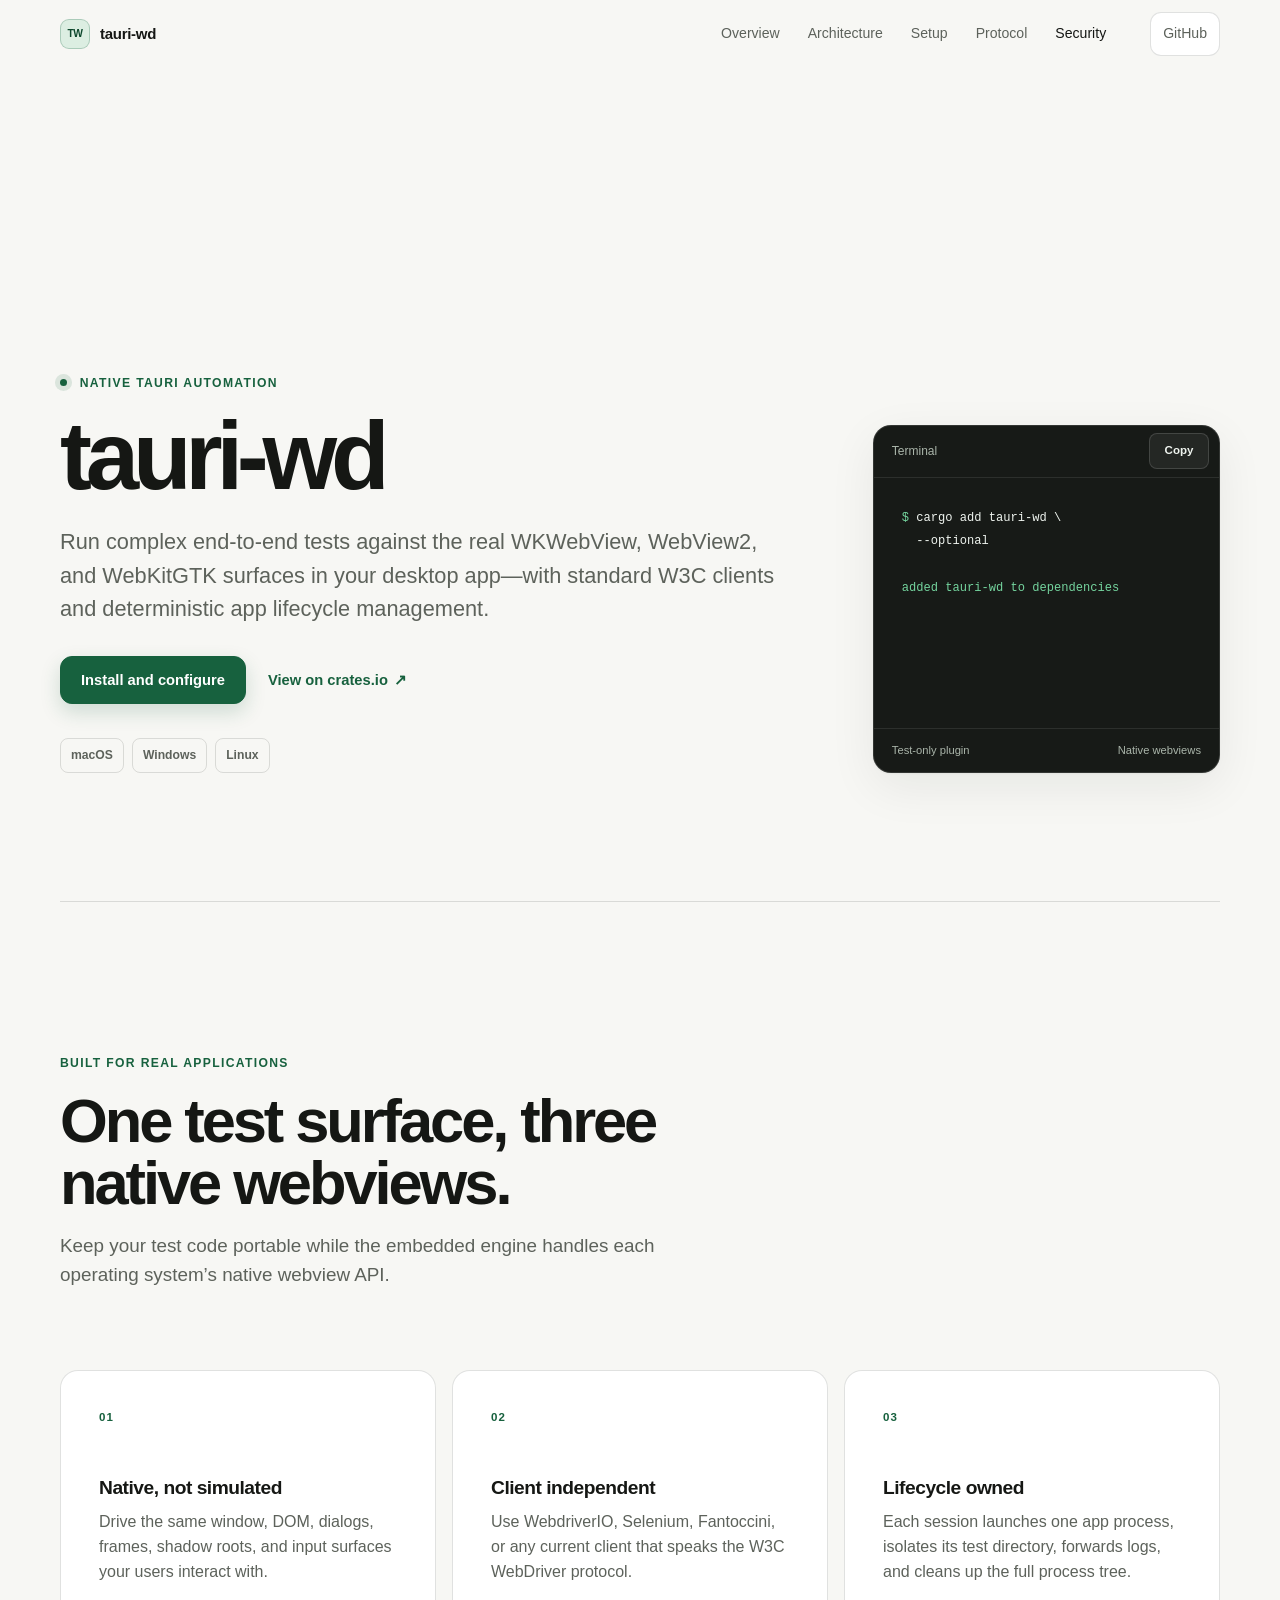
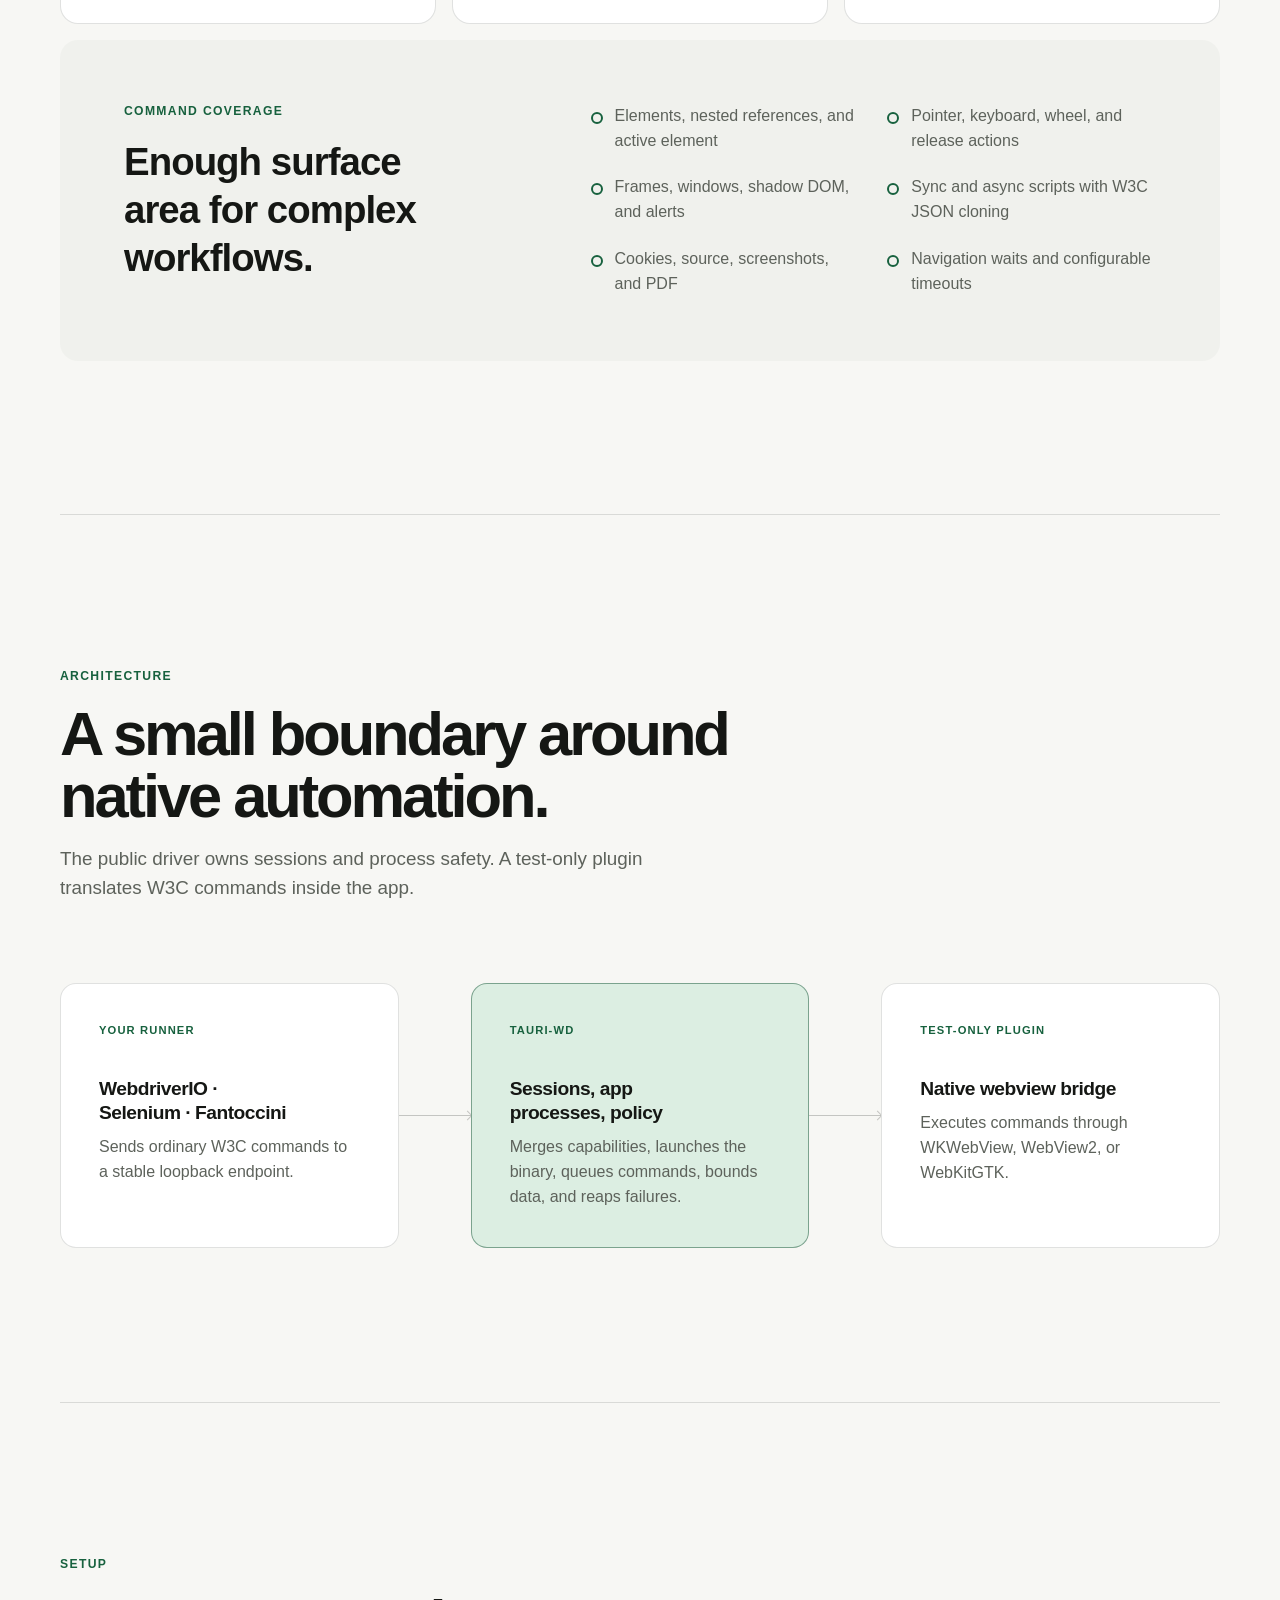
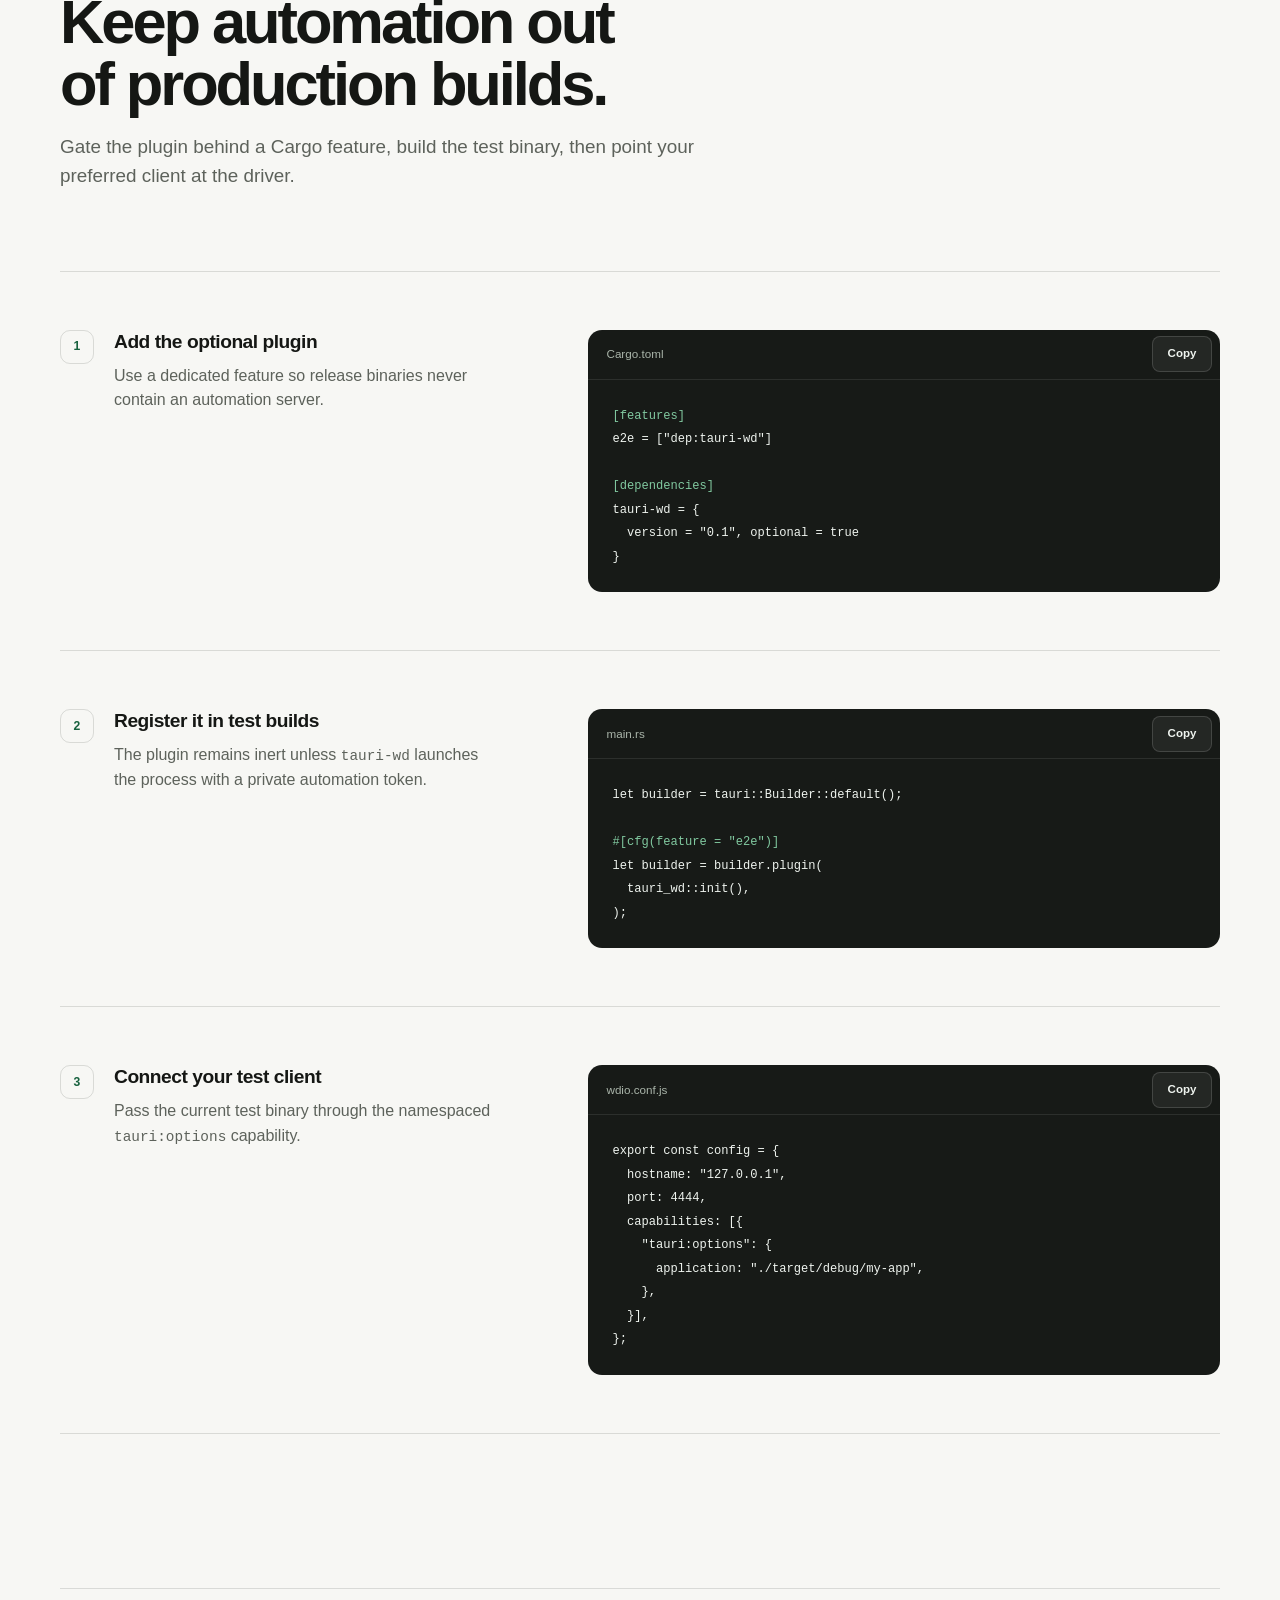
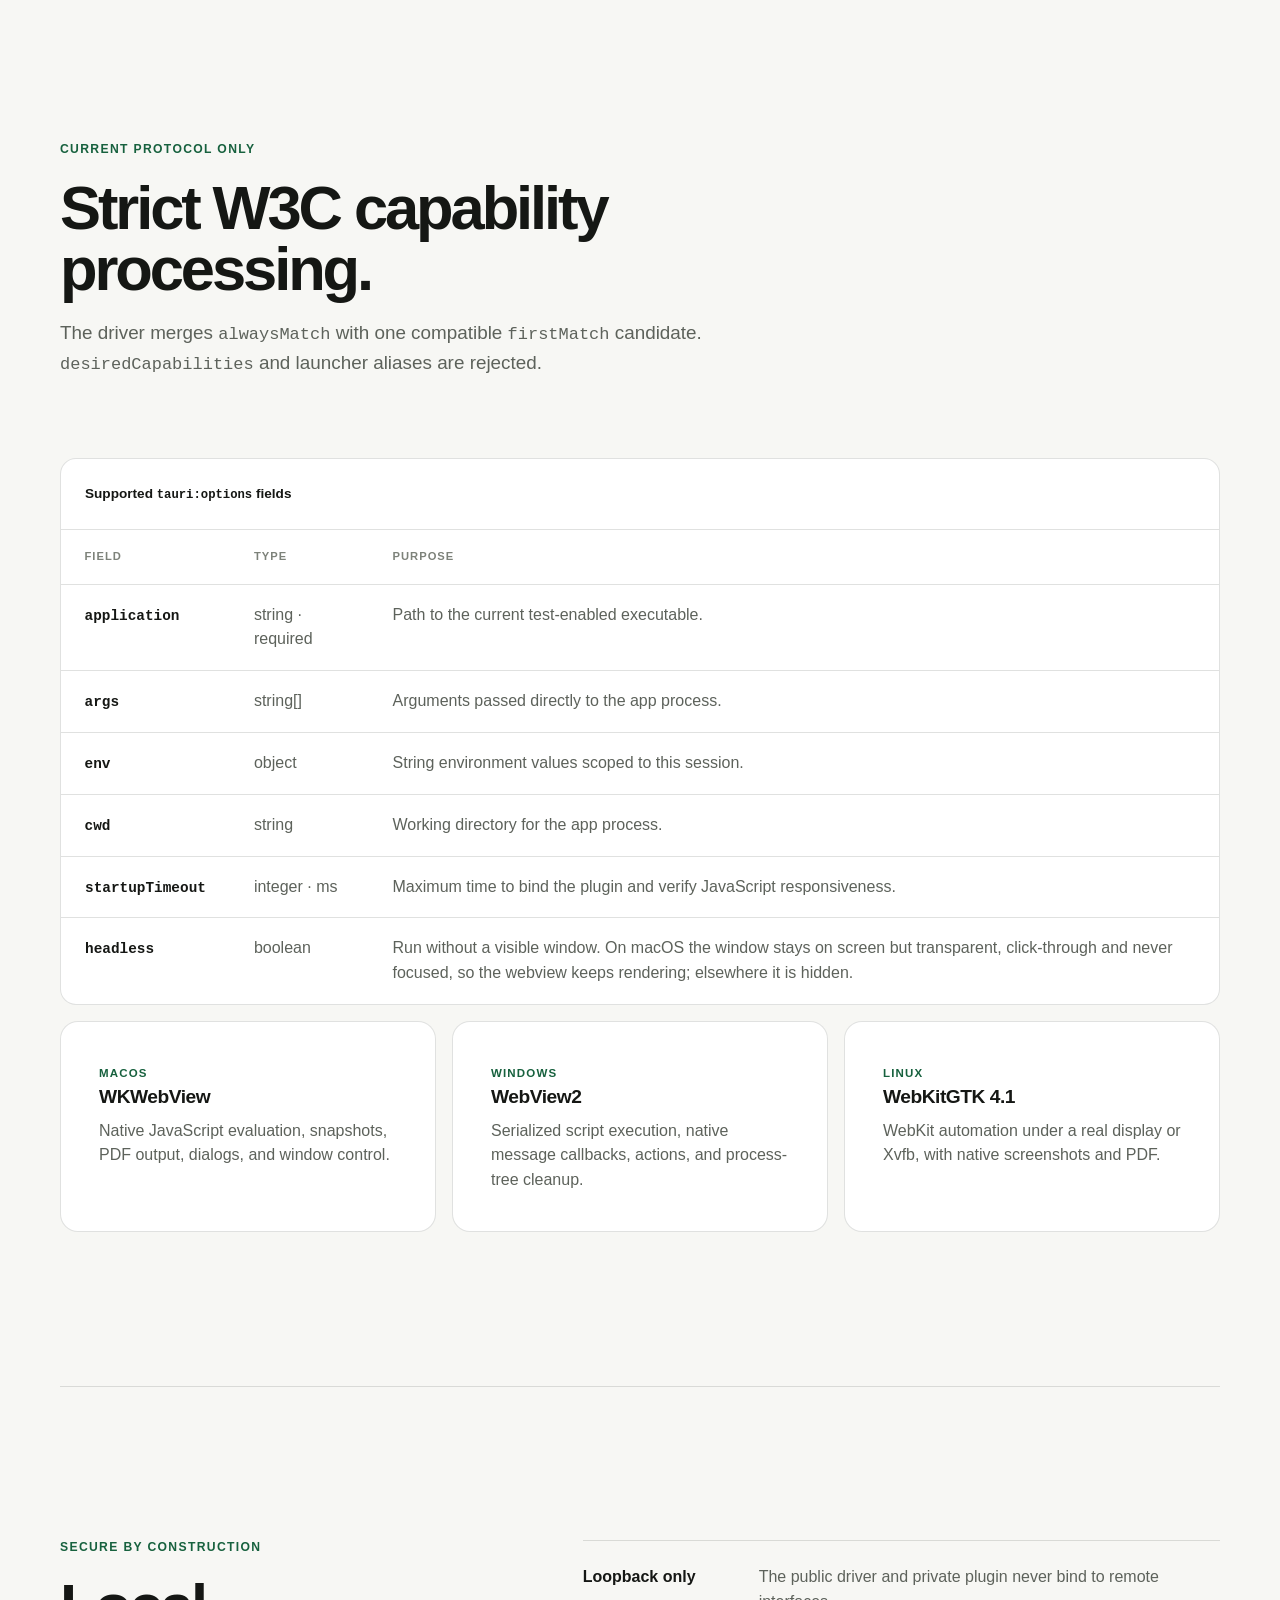
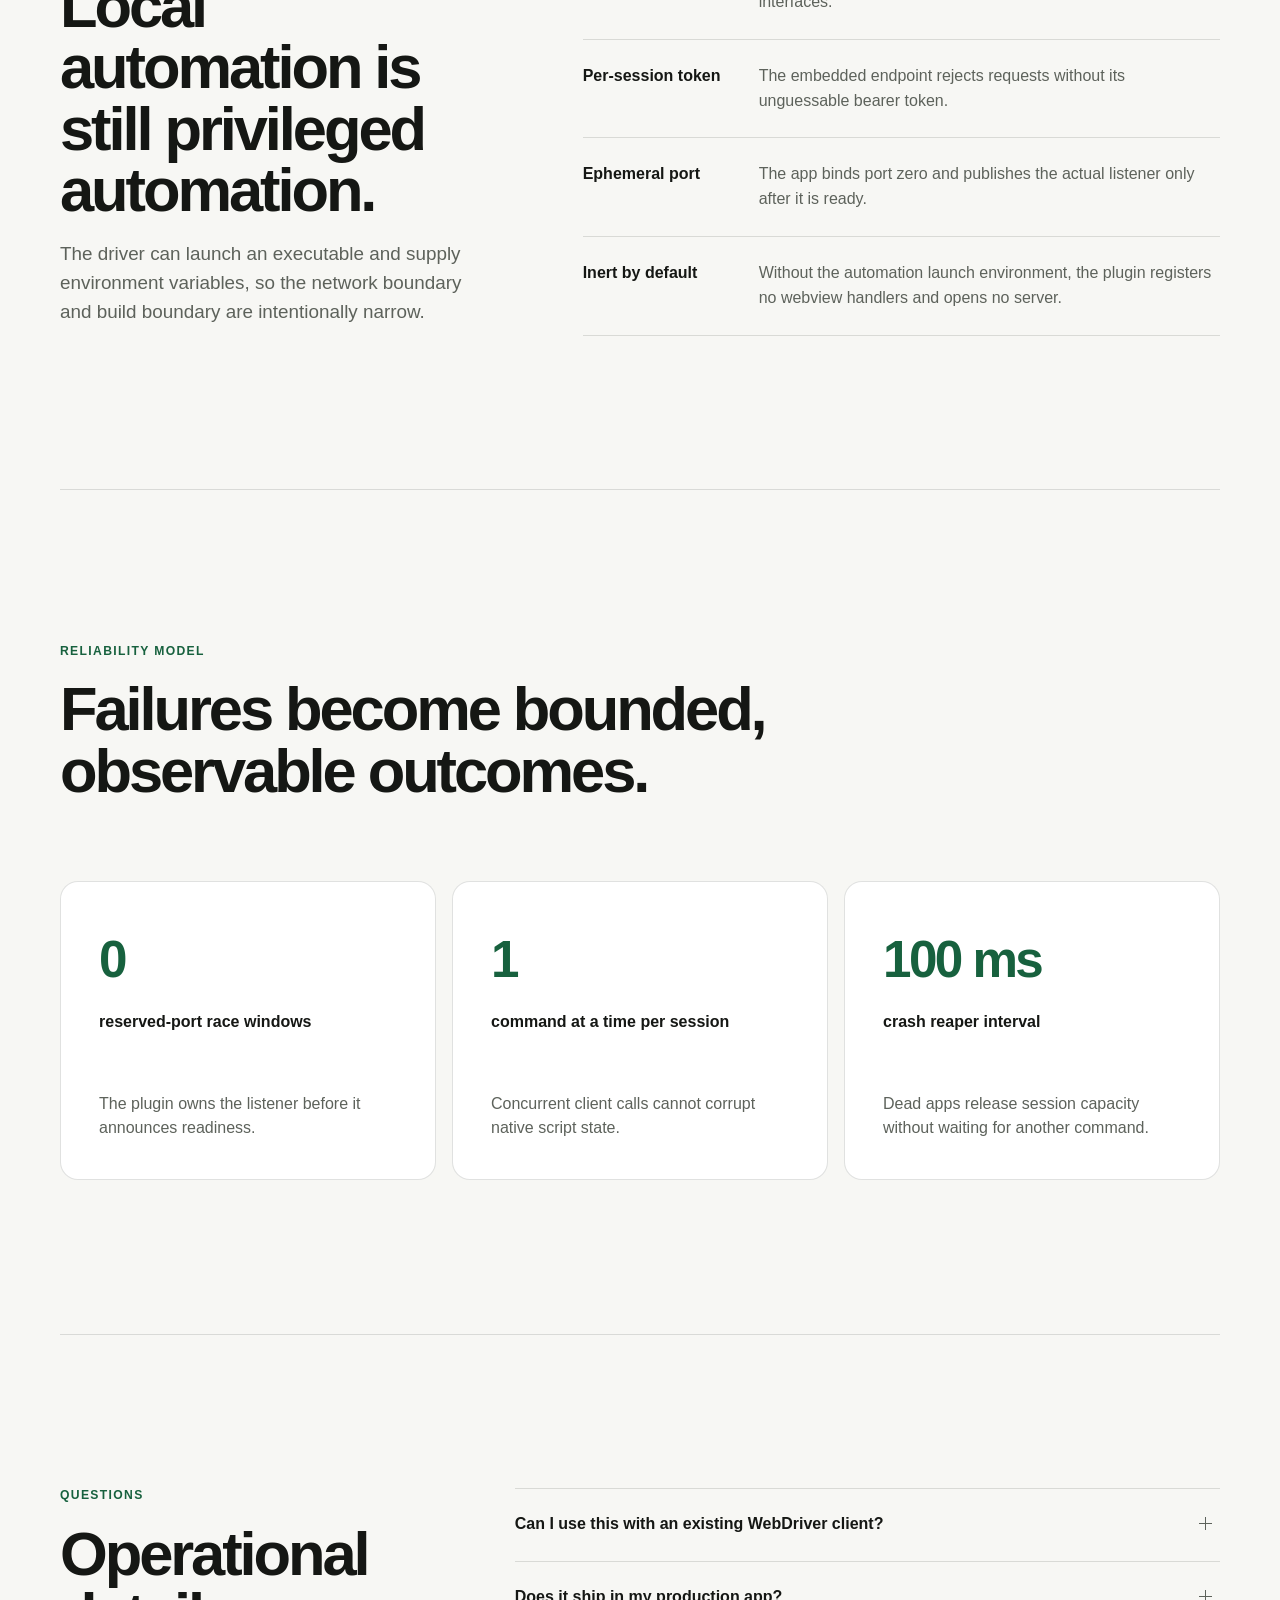
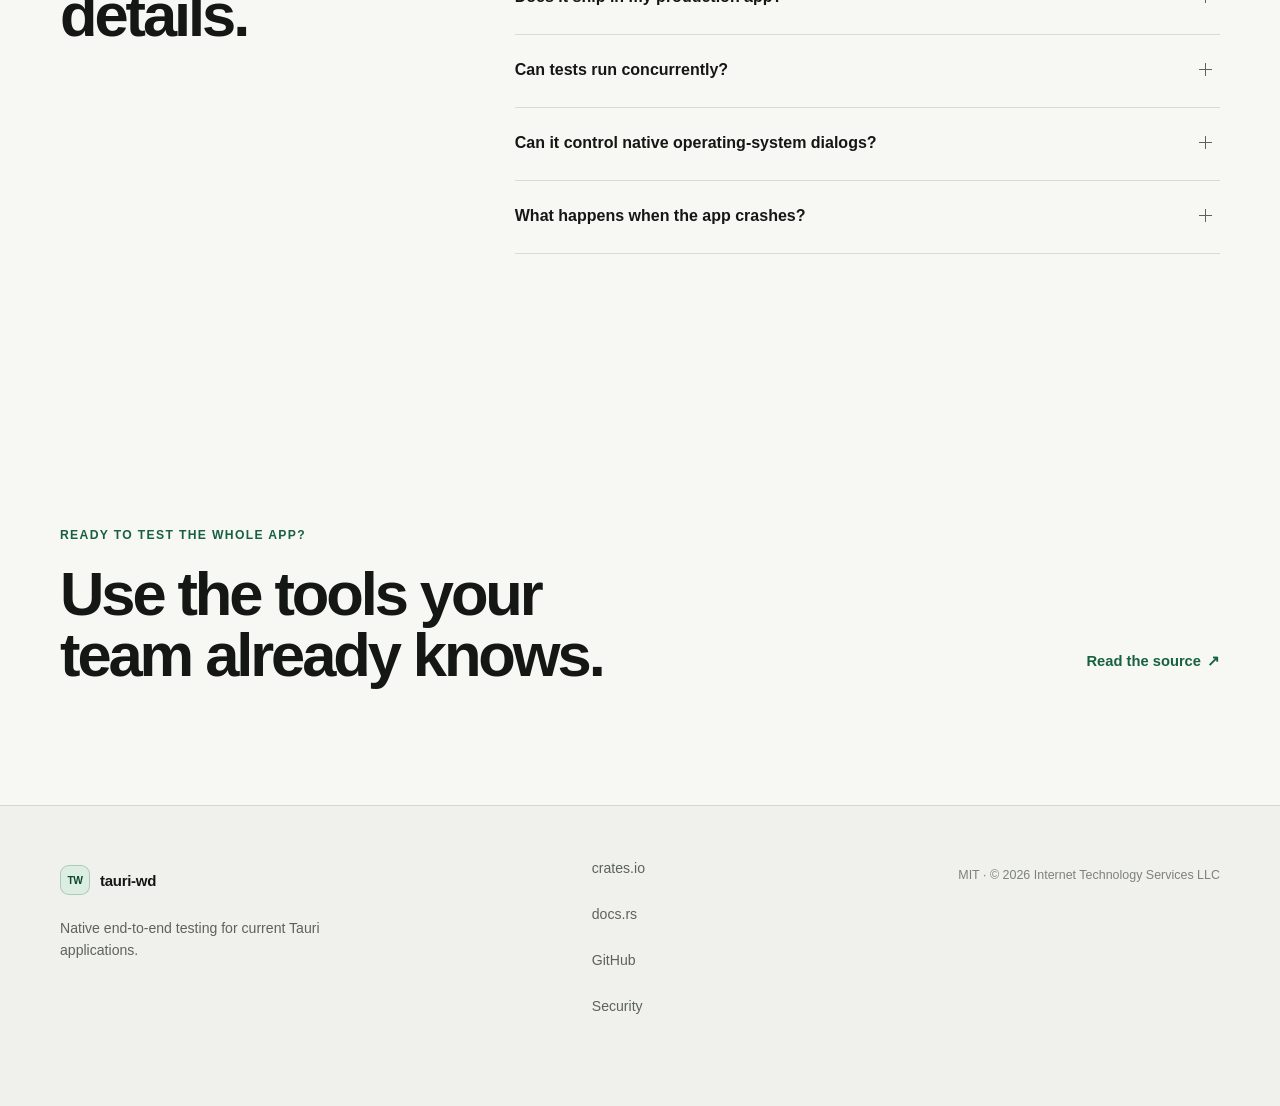
<file: site/index.html>
<!doctype html>
<html lang="en">
  <head>
    <meta charset="utf-8" />
    <meta name="viewport" content="width=device-width, initial-scale=1" />
    <meta
      name="theme-color"
      content="#f7f7f4"
      media="(prefers-color-scheme: light)"
    />
    <meta
      name="theme-color"
      content="#111311"
      media="(prefers-color-scheme: dark)"
    />
    <title>tauri-wd — Native end-to-end testing</title>
    <meta
      name="description"
      content="A production-focused W3C WebDriver for reliable Tauri end-to-end testing on macOS, Windows, and Linux."
    />
    <meta name="author" content="Internet Technology Services LLC" />
    <meta name="robots" content="index, follow" />
    <link rel="canonical" href="https://zhom.github.io/tauri-wd/" />
    <link rel="icon" href="./favicon.svg" type="image/svg+xml" />
    <link rel="stylesheet" href="./styles.css" />
    <link rel="sitemap" type="application/xml" href="./sitemap.xml" />

    <meta property="og:type" content="website" />
    <meta property="og:site_name" content="tauri-wd" />
    <meta property="og:title" content="tauri-wd" />
    <meta
      property="og:description"
      content="Reliable native end-to-end testing for Tauri apps on macOS, Windows, and Linux."
    />
    <meta property="og:url" content="https://zhom.github.io/tauri-wd/" />
    <meta
      property="og:image"
      content="https://zhom.github.io/tauri-wd/social-card.png"
    />
    <meta property="og:image:width" content="1200" />
    <meta property="og:image:height" content="630" />
    <meta
      property="og:image:alt"
      content="tauri-wd — reliable end-to-end testing on macOS, Windows, and Linux"
    />
    <meta name="twitter:card" content="summary_large_image" />
    <meta name="twitter:title" content="tauri-wd" />
    <meta
      name="twitter:description"
      content="Reliable native end-to-end testing for Tauri apps."
    />
    <meta
      name="twitter:image"
      content="https://zhom.github.io/tauri-wd/social-card.png"
    />

    <script type="application/ld+json">
      {
        "@context": "https://schema.org",
        "@type": "SoftwareApplication",
        "name": "tauri-wd",
        "applicationCategory": "DeveloperApplication",
        "operatingSystem": "macOS, Windows, Linux",
        "description": "A W3C WebDriver server and native Tauri plugin for end-to-end testing on macOS, Windows, and Linux.",
        "license": "https://opensource.org/license/mit",
        "isAccessibleForFree": true,
        "codeRepository": "https://github.com/zhom/tauri-wd",
        "url": "https://zhom.github.io/tauri-wd/"
      }
    </script>
    <script src="./site.js" defer></script>
  </head>
  <body>
    <a class="skip-link" href="#content">Skip to content</a>

    <header class="site-header">
      <div class="header-inner">
        <a class="wordmark" href="#top" aria-label="tauri-wd home">
          <span class="wordmark-mark" aria-hidden="true">TW</span>
          <span>tauri-wd</span>
        </a>

        <nav class="desktop-nav" aria-label="Main navigation">
          <a href="#overview">Overview</a>
          <a href="#architecture">Architecture</a>
          <a href="#setup">Setup</a>
          <a href="#protocol">Protocol</a>
          <a href="#security">Security</a>
        </nav>

        <a class="header-link" href="https://github.com/zhom/tauri-wd"
          >GitHub</a
        >

        <details class="mobile-nav">
          <summary>Menu</summary>
          <nav aria-label="Mobile navigation">
            <a href="#overview">Overview</a>
            <a href="#architecture">Architecture</a>
            <a href="#setup">Setup</a>
            <a href="#protocol">Protocol</a>
            <a href="#security">Security</a>
            <a href="https://github.com/zhom/tauri-wd">GitHub</a>
          </nav>
        </details>
      </div>
    </header>

    <main id="content">
      <section class="intro section-shell" id="top">
        <div class="intro-copy">
          <p class="eyebrow">
            <span class="status-dot" aria-hidden="true"></span> Native Tauri
            automation
          </p>
          <h1>tauri-wd</h1>
          <p class="lede">
            Run complex end-to-end tests against the real WKWebView, WebView2,
            and WebKitGTK surfaces in your desktop app—with standard W3C clients
            and deterministic app lifecycle management.
          </p>
          <div class="intro-actions">
            <a class="primary-action" href="#setup">Install and configure</a>
            <a class="text-action" href="https://crates.io/crates/tauri-wd"
              >View on crates.io <span aria-hidden="true">↗</span></a
            >
          </div>
          <ul class="platform-list" aria-label="Supported operating systems">
            <li>macOS</li>
            <li>Windows</li>
            <li>Linux</li>
          </ul>
        </div>

        <div class="terminal-card" aria-label="Installation command">
          <div class="terminal-bar">
            <span>Terminal</span>
            <button
              class="copy-button"
              type="button"
              data-copy="cargo add tauri-wd --optional"
            >
              Copy
            </button>
          </div>
          <pre><code><span class="prompt">$</span> cargo add tauri-wd \
  --optional

<span class="success">added tauri-wd to dependencies</span></code></pre>
          <div class="terminal-footer">
            <span>Test-only plugin</span>
            <span>Native webviews</span>
          </div>
        </div>
      </section>

      <section class="section section-shell" id="overview">
        <div class="heading-group reveal">
          <p class="eyebrow">Built for real applications</p>
          <h2>One test surface, three native webviews.</h2>
          <p>
            Keep your test code portable while the embedded engine handles each
            operating system’s native webview API.
          </p>
        </div>
        <div class="feature-grid">
          <article class="feature-card reveal">
            <p class="feature-index">01</p>
            <h3>Native, not simulated</h3>
            <p>
              Drive the same window, DOM, dialogs, frames, shadow roots, and
              input surfaces your users interact with.
            </p>
          </article>
          <article class="feature-card reveal">
            <p class="feature-index">02</p>
            <h3>Client independent</h3>
            <p>
              Use WebdriverIO, Selenium, Fantoccini, or any current client that
              speaks the W3C WebDriver protocol.
            </p>
          </article>
          <article class="feature-card reveal">
            <p class="feature-index">03</p>
            <h3>Lifecycle owned</h3>
            <p>
              Each session launches one app process, isolates its test
              directory, forwards logs, and cleans up the full process tree.
            </p>
          </article>
        </div>

        <div class="capability-panel reveal">
          <div>
            <p class="eyebrow">Command coverage</p>
            <h3>Enough surface area for complex workflows.</h3>
          </div>
          <ul class="check-list">
            <li>Elements, nested references, and active element</li>
            <li>Pointer, keyboard, wheel, and release actions</li>
            <li>Frames, windows, shadow DOM, and alerts</li>
            <li>Sync and async scripts with W3C JSON cloning</li>
            <li>Cookies, source, screenshots, and PDF</li>
            <li>Navigation waits and configurable timeouts</li>
          </ul>
        </div>
      </section>

      <section class="section section-shell" id="architecture">
        <div class="heading-group reveal">
          <p class="eyebrow">Architecture</p>
          <h2>A small boundary around native automation.</h2>
          <p>
            The public driver owns sessions and process safety. A test-only
            plugin translates W3C commands inside the app.
          </p>
        </div>
        <div class="flow" aria-label="WebDriver request architecture">
          <article class="flow-node reveal">
            <span class="flow-label">Your runner</span>
            <h3>WebdriverIO · Selenium · Fantoccini</h3>
            <p>Sends ordinary W3C commands to a stable loopback endpoint.</p>
          </article>
          <div class="flow-connector" aria-hidden="true"><span></span></div>
          <article class="flow-node flow-node-accent reveal">
            <span class="flow-label">tauri-wd</span>
            <h3>Sessions, app processes, policy</h3>
            <p>
              Merges capabilities, launches the binary, queues commands, bounds
              data, and reaps failures.
            </p>
          </article>
          <div class="flow-connector" aria-hidden="true"><span></span></div>
          <article class="flow-node reveal">
            <span class="flow-label">Test-only plugin</span>
            <h3>Native webview bridge</h3>
            <p>Executes commands through WKWebView, WebView2, or WebKitGTK.</p>
          </article>
        </div>
      </section>

      <section class="section section-shell" id="setup">
        <div class="heading-group reveal">
          <p class="eyebrow">Setup</p>
          <h2>Keep automation out of production builds.</h2>
          <p>
            Gate the plugin behind a Cargo feature, build the test binary, then
            point your preferred client at the driver.
          </p>
        </div>

        <ol class="steps">
          <li class="step reveal">
            <div class="step-copy">
              <span class="step-number">1</span>
              <div>
                <h3>Add the optional plugin</h3>
                <p>
                  Use a dedicated feature so release binaries never contain an
                  automation server.
                </p>
              </div>
            </div>
            <div class="code-block">
              <div class="code-header">
                <span>Cargo.toml</span>
                <button
                  class="copy-button"
                  type="button"
                  data-copy='[features]
e2e = ["dep:tauri-wd"]

[dependencies]
tauri-wd = { version = "0.1", optional = true }'
                >
                  Copy
                </button>
              </div>
              <pre><code><span class="muted">[features]</span>
e2e = ["dep:tauri-wd"]

<span class="muted">[dependencies]</span>
tauri-wd = {
  version = "0.1", optional = true
}</code></pre>
            </div>
          </li>

          <li class="step reveal">
            <div class="step-copy">
              <span class="step-number">2</span>
              <div>
                <h3>Register it in test builds</h3>
                <p>
                  The plugin remains inert unless <code>tauri-wd</code> launches
                  the process with a private automation token.
                </p>
              </div>
            </div>
            <div class="code-block">
              <div class="code-header">
                <span>main.rs</span>
                <button
                  class="copy-button"
                  type="button"
                  data-copy='let builder = tauri::Builder::default();

#[cfg(feature = "e2e")]
let builder = builder.plugin(
    tauri_wd::init(),
);'
                >
                  Copy
                </button>
              </div>
              <pre><code>let builder = tauri::Builder::default();

<span class="muted">#[cfg(feature = "e2e")]</span>
let builder = builder.plugin(
  tauri_wd::init(),
);</code></pre>
            </div>
          </li>

          <li class="step reveal">
            <div class="step-copy">
              <span class="step-number">3</span>
              <div>
                <h3>Connect your test client</h3>
                <p>
                  Pass the current test binary through the namespaced
                  <code>tauri:options</code> capability.
                </p>
              </div>
            </div>
            <div class="code-block">
              <div class="code-header">
                <span>wdio.conf.js</span>
                <button
                  class="copy-button"
                  type="button"
                  data-copy='export const config = {
  hostname: "127.0.0.1",
  port: 4444,
  capabilities: [{
    "tauri:options": {
      application: "./target/debug/my-app",
    },
  }],
};'
                >
                  Copy
                </button>
              </div>
              <pre><code>export const config = {
  hostname: "127.0.0.1",
  port: 4444,
  capabilities: [{
    "tauri:options": {
      application: "./target/debug/my-app",
    },
  }],
};</code></pre>
            </div>
          </li>
        </ol>
      </section>

      <section class="section section-shell" id="protocol">
        <div class="heading-group reveal">
          <p class="eyebrow">Current protocol only</p>
          <h2>Strict W3C capability processing.</h2>
          <p>
            The driver merges <code>alwaysMatch</code> with one compatible
            <code>firstMatch</code> candidate.
            <code>desiredCapabilities</code> and launcher aliases are rejected.
          </p>
        </div>
        <div class="table-wrap reveal">
          <table>
            <caption>
              Supported
              <code>tauri:options</code>
              fields
            </caption>
            <thead>
              <tr>
                <th scope="col">Field</th>
                <th scope="col">Type</th>
                <th scope="col">Purpose</th>
              </tr>
            </thead>
            <tbody>
              <tr>
                <th scope="row"><code>application</code></th>
                <td>string · required</td>
                <td>Path to the current test-enabled executable.</td>
              </tr>
              <tr>
                <th scope="row"><code>args</code></th>
                <td>string[]</td>
                <td>Arguments passed directly to the app process.</td>
              </tr>
              <tr>
                <th scope="row"><code>env</code></th>
                <td>object</td>
                <td>String environment values scoped to this session.</td>
              </tr>
              <tr>
                <th scope="row"><code>cwd</code></th>
                <td>string</td>
                <td>Working directory for the app process.</td>
              </tr>
              <tr>
                <th scope="row"><code>startupTimeout</code></th>
                <td>integer · ms</td>
                <td>
                  Maximum time to bind the plugin and verify JavaScript
                  responsiveness.
                </td>
              </tr>
              <tr>
                <th scope="row"><code>headless</code></th>
                <td>boolean</td>
                <td>
                  Run without a visible window. On macOS the window stays on
                  screen but transparent, click-through and never focused, so
                  the webview keeps rendering; elsewhere it is hidden.
                </td>
              </tr>
            </tbody>
          </table>
        </div>

        <div class="compatibility-grid">
          <article class="compatibility-card reveal">
            <span>macOS</span>
            <h3>WKWebView</h3>
            <p>
              Native JavaScript evaluation, snapshots, PDF output, dialogs, and
              window control.
            </p>
          </article>
          <article class="compatibility-card reveal">
            <span>Windows</span>
            <h3>WebView2</h3>
            <p>
              Serialized script execution, native message callbacks, actions,
              and process-tree cleanup.
            </p>
          </article>
          <article class="compatibility-card reveal">
            <span>Linux</span>
            <h3>WebKitGTK 4.1</h3>
            <p>
              WebKit automation under a real display or Xvfb, with native
              screenshots and PDF.
            </p>
          </article>
        </div>
      </section>

      <section class="section section-shell" id="security">
        <div class="security-layout">
          <div class="heading-group reveal">
            <p class="eyebrow">Secure by construction</p>
            <h2>Local automation is still privileged automation.</h2>
            <p>
              The driver can launch an executable and supply environment
              variables, so the network boundary and build boundary are
              intentionally narrow.
            </p>
          </div>
          <dl class="security-list reveal">
            <div>
              <dt>Loopback only</dt>
              <dd>
                The public driver and private plugin never bind to remote
                interfaces.
              </dd>
            </div>
            <div>
              <dt>Per-session token</dt>
              <dd>
                The embedded endpoint rejects requests without its unguessable
                bearer token.
              </dd>
            </div>
            <div>
              <dt>Ephemeral port</dt>
              <dd>
                The app binds port zero and publishes the actual listener only
                after it is ready.
              </dd>
            </div>
            <div>
              <dt>Inert by default</dt>
              <dd>
                Without the automation launch environment, the plugin registers
                no webview handlers and opens no server.
              </dd>
            </div>
          </dl>
        </div>
      </section>

      <section class="section section-shell" id="reliability">
        <div class="heading-group reveal">
          <p class="eyebrow">Reliability model</p>
          <h2>Failures become bounded, observable outcomes.</h2>
        </div>
        <div class="reliability-grid">
          <article class="metric-card reveal">
            <strong>0</strong>
            <span>reserved-port race windows</span>
            <p>The plugin owns the listener before it announces readiness.</p>
          </article>
          <article class="metric-card reveal">
            <strong>1</strong>
            <span>command at a time per session</span>
            <p>Concurrent client calls cannot corrupt native script state.</p>
          </article>
          <article class="metric-card reveal">
            <strong>100 ms</strong>
            <span>crash reaper interval</span>
            <p>
              Dead apps release session capacity without waiting for another
              command.
            </p>
          </article>
        </div>
      </section>

      <section class="section section-shell faq" id="faq">
        <div class="heading-group reveal">
          <p class="eyebrow">Questions</p>
          <h2>Operational details.</h2>
        </div>
        <div class="faq-list reveal">
          <details>
            <summary>Can I use this with an existing WebDriver client?</summary>
            <p>
              Yes. The public endpoint uses the current W3C protocol.
              WebdriverIO, Selenium, and Fantoccini can all create sessions with
              <code>tauri:options</code>.
            </p>
          </details>
          <details>
            <summary>Does it ship in my production app?</summary>
            <p>
              It should not. Keep the plugin optional and enable it only in a
              dedicated test build. It also remains inert unless the driver
              supplies the automation environment and token.
            </p>
          </details>
          <details>
            <summary>Can tests run concurrently?</summary>
            <p>
              Yes. Each session has its own app process, private plugin
              endpoint, token, command queue, and isolated automation directory.
              Set <code>--max-sessions</code> according to runner capacity.
            </p>
          </details>
          <details>
            <summary>Can it control native operating-system dialogs?</summary>
            <p>
              WebDriver controls the webview, not OS-owned surfaces such as a
              native file picker. In an e2e build, use
              <code>automation_enabled()</code> to expose a deterministic
              test-only command or fixture path for that boundary.
            </p>
          </details>
          <details>
            <summary>What happens when the app crashes?</summary>
            <p>
              The driver notices the process exit in the background, removes the
              session, releases capacity, and reports an invalid or failed
              session instead of poisoning future tests.
            </p>
          </details>
        </div>
      </section>

      <section class="closing section-shell reveal">
        <div>
          <p class="eyebrow">Ready to test the whole app?</p>
          <h2>Use the tools your team already knows.</h2>
        </div>
        <a class="text-action" href="https://github.com/zhom/tauri-wd"
          >Read the source <span aria-hidden="true">↗</span></a
        >
      </section>
    </main>

    <footer class="site-footer">
      <div class="section-shell footer-inner">
        <div>
          <a class="wordmark" href="#top">
            <span class="wordmark-mark" aria-hidden="true">TW</span>
            <span>tauri-wd</span>
          </a>
          <p>Native end-to-end testing for current Tauri applications.</p>
        </div>
        <nav aria-label="Footer navigation">
          <a href="https://crates.io/crates/tauri-wd">crates.io</a>
          <a href="https://docs.rs/tauri-wd">docs.rs</a>
          <a href="https://github.com/zhom/tauri-wd">GitHub</a>
          <a href="https://github.com/zhom/tauri-wd/blob/main/SECURITY.md"
            >Security</a
          >
        </nav>
        <p class="copyright">
          MIT · © <span id="year">2026</span> Internet Technology Services LLC
        </p>
      </div>
    </footer>
  </body>
</html>
</file>
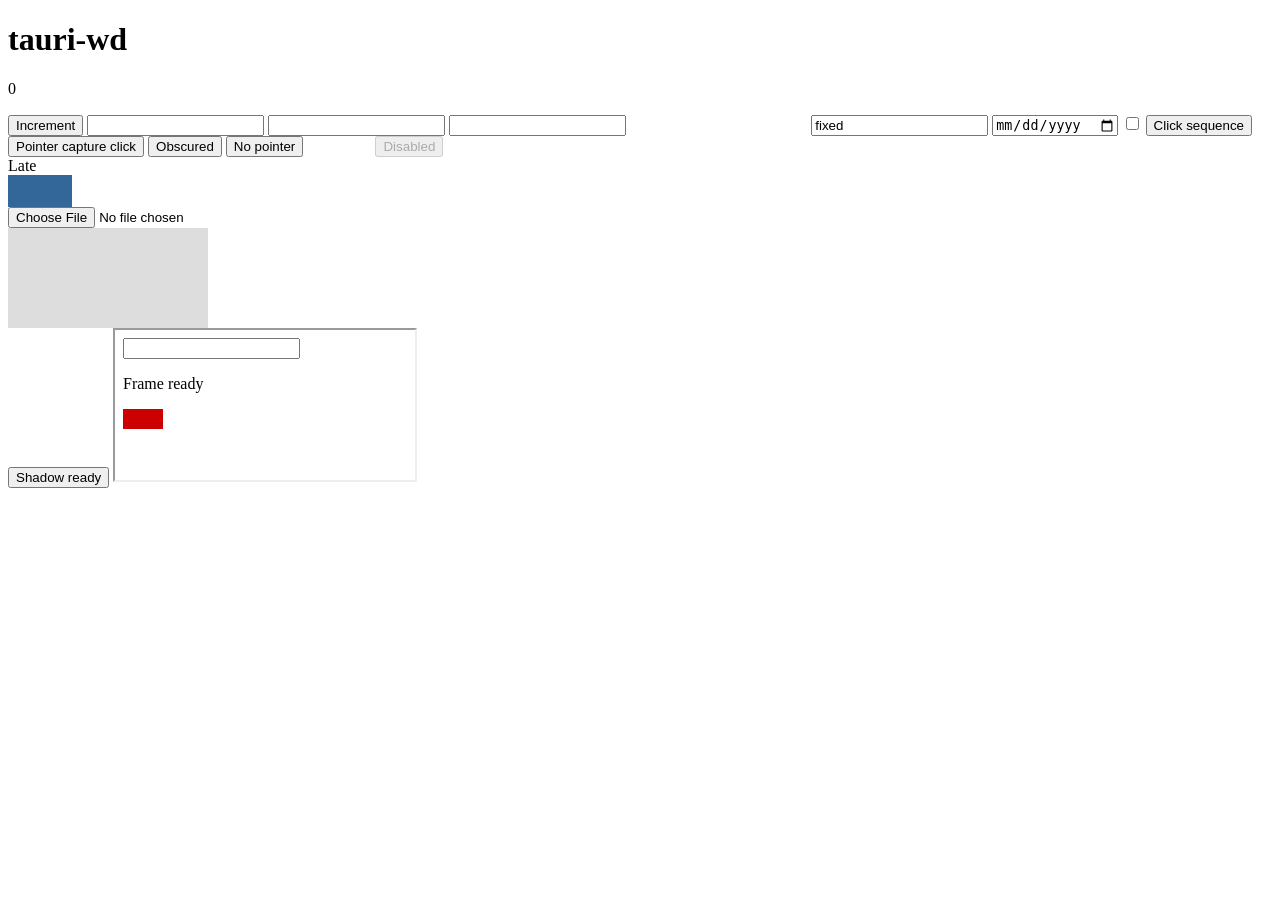
<file: tests/fixture/web/index.html>
<!doctype html>
<html lang="en">
  <head>
    <meta charset="UTF-8">
    <meta name="viewport" content="width=device-width, initial-scale=1">
    <title>WebDriver Fixture</title>
  </head>
  <body>
    <main id="app">
      <h1>tauri-wd</h1>
      <p id="count">0</p>
      <button id="increment" type="button">Increment</button>
      <input id="name" aria-label="Name">
      <input id="keys" aria-label="Keys">
      <input id="keys-next" aria-label="Next keys">
      <input id="delayed-keys" aria-label="Delayed keys" style="display: none;">
      <input id="opacity-keys" aria-label="Opacity keys" style="opacity: 0;">
      <input id="readonly" value="fixed" readonly>
      <input id="date" type="date">
      <input id="checkbox" type="checkbox">
      <output id="key-result"></output>
      <button id="click-sequence" type="button">Click sequence</button>
      <button id="capture-click" type="button">Pointer capture click</button>
      <output id="click-result"></output>
      <button id="obscured" type="button">Obscured</button>
      <div
        id="obscurer"
        style="position: fixed; inset: 0; z-index: 2147483647; display: none; pointer-events: auto; background: #000;"
      ></div>
      <button id="hidden-button" type="button" style="display: none;">Hidden</button>
      <button id="no-pointer-button" type="button" style="pointer-events: none;">No pointer</button>
      <button id="invisible-button" type="button" style="visibility: hidden;">Invisible</button>
      <button id="disabled-button" type="button" disabled>Disabled</button>
      <div id="late-parent"></div>
      <div id="screenshot-target" style="width: 64px; height: 32px; background: #369;"></div>
      <input id="upload" type="file" aria-label="Upload">
      <output id="upload-result"></output>
      <div id="pointer-pad" style="width: 200px; height: 100px; background: #ddd;"></div>
      <output id="pointer-result"></output>
      <fixture-shadow id="shadow"></fixture-shadow>
      <iframe id="frame" srcdoc="<input id='frame-input'><p id='inside-frame'>Frame ready</p><div id='frame-shot' style='width:40px;height:20px;background:#c00'></div>"></iframe>
    </main>
    <script>
      document.querySelector("#increment").addEventListener("click", () => {
        const count = document.querySelector("#count");
        count.textContent = String(Number(count.textContent) + 1);
      });

      const clickResult = document.querySelector("#click-result");
      const clickSequence = document.querySelector("#click-sequence");
      for (const type of [
        "pointerdown", "mousedown", "focus", "pointerup", "mouseup", "click"
      ]) {
        clickSequence.addEventListener(type, () => {
          clickResult.textContent += `${clickResult.textContent ? "," : ""}${type}`;
        });
      }
      window.captureClicks = 0;
      document.querySelector("#capture-click").addEventListener("pointerdown", (event) => {
        if (event.target.hasPointerCapture(event.pointerId)) {
          event.target.releasePointerCapture(event.pointerId);
        }
      });
      document.querySelector("#capture-click").addEventListener("click", () => {
        window.captureClicks++;
      });

      const keys = document.querySelector("#keys");
      const keyResult = document.querySelector("#key-result");
      window.actionEvents = [];
      window.keyDetails = [];
      for (const type of ["keydown", "keypress", "input", "keyup"]) {
        keys.addEventListener(type, (event) => {
          const value = event.key || event.data || "";
          keyResult.textContent += `${keyResult.textContent ? "," : ""}${type}:${value}`;
        });
      }
      for (const type of ["keydown", "keyup"]) {
        document.addEventListener(type, (event) => {
          window.actionEvents.push(`${type}:${event.key}`);
          window.keyDetails.push(`${type}:${event.key}:${event.code}:${event.location}`);
        });
      }

      setTimeout(() => {
        const late = document.createElement("span");
        late.id = "late-element";
        late.className = "late-item";
        late.textContent = "Late";
        document.querySelector("#late-parent").appendChild(late);
      }, 250);

      document.querySelector("#upload").addEventListener("change", async (event) => {
        const file = event.target.files[0];
        document.querySelector("#upload-result").textContent = file
          ? `${file.name}:${file.size}:${await file.text()}`
          : "empty";
      });

      const pointerPad = document.querySelector("#pointer-pad");
      const pointerResult = document.querySelector("#pointer-result");
      window.pointerClickCount = 0;
      window.pointerMoveCount = 0;
      let pointerStart = null;
      pointerPad.addEventListener("pointerdown", (event) => {
        pointerStart = [event.clientX, event.clientY];
        pointerResult.textContent = `down:${event.buttons}`;
      });
      window.addEventListener("pointermove", (event) => {
        window.pointerMoveCount++;
        if (!pointerStart) return;
        pointerResult.textContent =
          `move:${event.clientX - pointerStart[0]},${event.clientY - pointerStart[1]}:${event.buttons}`;
      });
      window.addEventListener("pointerup", (event) => {
        if (!pointerStart) return;
        pointerResult.textContent += `:up:${event.buttons}`;
        pointerStart = null;
      });
      pointerPad.addEventListener("click", () => {
        window.pointerClickCount++;
      });

      customElements.define("fixture-shadow", class extends HTMLElement {
        constructor() {
          super();
          this.attachShadow({ mode: "open" }).innerHTML =
            '<button id="shadow-button" type="button">Shadow ready</button>';
        }
      });
    </script>
  </body>
</html>
</file>
<file: site/styles.css>
:root {
  color-scheme: light dark;
  --bg: #f7f7f4;
  --surface: #ffffff;
  --surface-soft: #f0f1ed;
  --surface-strong: #e5e7e0;
  --text: #151714;
  --text-soft: #5d625b;
  --text-faint: #7d827a;
  --border: rgba(21, 23, 20, 0.13);
  --border-strong: rgba(21, 23, 20, 0.22);
  --accent: #17613e;
  --accent-strong: #0d482d;
  --accent-soft: #dceee2;
  --code: #171a17;
  --code-text: #eff4ef;
  --code-soft: #aab5aa;
  --shadow:
    0 1px 2px rgba(20, 24, 20, 0.04), 0 14px 48px rgba(20, 24, 20, 0.07);
  --spring: cubic-bezier(0.22, 1, 0.36, 1);
  --fast: 180ms;
  --medium: 520ms;
  --header-height: 68px;
  --shell: min(1160px, calc(100vw - 40px));
}

* {
  box-sizing: border-box;
}

html {
  scroll-behavior: smooth;
  scroll-padding-top: calc(var(--header-height) + 24px);
}

body {
  margin: 0;
  background: var(--bg);
  color: var(--text);
  font-family:
    -apple-system, BlinkMacSystemFont, "SF Pro Text", "Segoe UI", sans-serif;
  font-size: 16px;
  line-height: 1.55;
  text-rendering: optimizeLegibility;
  -webkit-font-smoothing: antialiased;
}

button,
a,
summary {
  -webkit-tap-highlight-color: transparent;
}

a {
  color: inherit;
  text-decoration: none;
}

button {
  color: inherit;
  font: inherit;
}

code,
pre {
  font-family: "SFMono-Regular", Consolas, "Liberation Mono", monospace;
}

code {
  font-size: 0.9em;
}

pre {
  margin: 0;
  overflow-x: auto;
  font-size: 0.84rem;
  line-height: 1.75;
}

h1,
h2,
h3,
p {
  margin-top: 0;
}

h1,
h2,
h3 {
  text-wrap: balance;
}

h1 {
  max-width: 820px;
  margin-bottom: 24px;
  font-size: clamp(3rem, 7.5vw, 6.75rem);
  font-weight: 650;
  letter-spacing: -0.065em;
  line-height: 0.94;
}

h2 {
  max-width: 760px;
  margin-bottom: 18px;
  font-size: clamp(2.1rem, 4.8vw, 4.25rem);
  font-weight: 620;
  letter-spacing: -0.05em;
  line-height: 1;
}

h3 {
  margin-bottom: 10px;
  font-size: 1.2rem;
  font-weight: 620;
  letter-spacing: -0.025em;
  line-height: 1.25;
}

.skip-link {
  position: fixed;
  z-index: 100;
  top: 8px;
  left: 8px;
  padding: 10px 14px;
  border: 1px solid var(--border);
  border-radius: 8px;
  background: var(--surface);
  transform: translateY(-150%);
}

.skip-link:focus {
  transform: translateY(0);
}

:focus-visible {
  outline: 3px solid color-mix(in srgb, var(--accent) 48%, transparent);
  outline-offset: 3px;
}

.section-shell {
  width: var(--shell);
  margin-inline: auto;
}

.site-header {
  position: sticky;
  z-index: 20;
  top: 0;
  min-height: var(--header-height);
  border-bottom: 1px solid transparent;
  background: color-mix(in srgb, var(--bg) 82%, transparent);
  -webkit-backdrop-filter: blur(18px) saturate(1.2);
  backdrop-filter: blur(18px) saturate(1.2);
  transition:
    border-color var(--fast) ease,
    background-color var(--fast) ease;
}

.site-header.is-scrolled {
  border-color: var(--border);
}

.header-inner {
  display: flex;
  width: var(--shell);
  min-height: var(--header-height);
  margin-inline: auto;
  align-items: center;
  gap: 28px;
}

.wordmark {
  display: inline-flex;
  min-height: 44px;
  align-items: center;
  gap: 10px;
  font-size: 0.94rem;
  font-weight: 650;
  letter-spacing: -0.02em;
}

.wordmark-mark {
  display: grid;
  width: 30px;
  height: 30px;
  place-items: center;
  border: 1px solid color-mix(in srgb, var(--accent) 25%, transparent);
  border-radius: 9px;
  background: var(--accent-soft);
  color: var(--accent-strong);
  font-size: 0.64rem;
  font-weight: 800;
  letter-spacing: -0.04em;
}

.desktop-nav {
  display: flex;
  margin-left: auto;
  align-items: center;
  gap: 4px;
}

.desktop-nav a,
.header-link {
  display: inline-flex;
  min-height: 44px;
  padding-inline: 12px;
  align-items: center;
  color: var(--text-soft);
  font-size: 0.88rem;
  font-weight: 520;
  transition: color var(--fast) ease;
}

.desktop-nav a:hover,
.desktop-nav a.is-active,
.header-link:hover {
  color: var(--text);
}

.header-link {
  margin-left: 4px;
  border: 1px solid var(--border);
  border-radius: 11px;
  background: var(--surface);
}

.mobile-nav {
  display: none;
  margin-left: auto;
}

.intro {
  display: grid;
  min-height: min(850px, calc(100svh - var(--header-height)));
  padding-block: clamp(72px, 11vw, 150px) clamp(80px, 10vw, 130px);
  align-items: end;
  grid-template-columns: minmax(0, 1.5fr) minmax(340px, 0.72fr);
  gap: clamp(44px, 7vw, 100px);
}

.eyebrow {
  margin-bottom: 20px;
  color: var(--accent);
  font-size: 0.76rem;
  font-weight: 720;
  letter-spacing: 0.11em;
  line-height: 1.2;
  text-transform: uppercase;
}

.status-dot {
  display: inline-block;
  width: 7px;
  height: 7px;
  margin-right: 8px;
  border-radius: 50%;
  background: var(--accent);
  box-shadow: 0 0 0 5px color-mix(in srgb, var(--accent) 12%, transparent);
  vertical-align: 1px;
}

.lede {
  max-width: 720px;
  margin-bottom: 30px;
  color: var(--text-soft);
  font-size: clamp(1.08rem, 1.8vw, 1.36rem);
  line-height: 1.55;
  text-wrap: pretty;
}

.intro-actions {
  display: flex;
  flex-wrap: wrap;
  align-items: center;
  gap: 12px 22px;
}

.primary-action,
.text-action {
  display: inline-flex;
  min-height: 48px;
  align-items: center;
  justify-content: center;
  font-size: 0.92rem;
  font-weight: 650;
}

.primary-action {
  padding-inline: 20px;
  border: 1px solid var(--accent);
  border-radius: 12px;
  background: var(--accent);
  color: #fff;
  box-shadow: 0 8px 20px color-mix(in srgb, var(--accent) 18%, transparent);
  transition:
    background-color var(--fast) ease,
    transform var(--fast) var(--spring);
}

.primary-action:hover {
  background: var(--accent-strong);
}

.primary-action:active,
.copy-button:active,
.header-link:active {
  transform: scale(0.97);
}

.text-action {
  gap: 6px;
  color: var(--accent);
}

.text-action span {
  transition: transform var(--fast) var(--spring);
}

.text-action:hover span {
  transform: translate(2px, -2px);
}

.platform-list {
  display: flex;
  margin: 34px 0 0;
  padding: 0;
  flex-wrap: wrap;
  gap: 8px;
  list-style: none;
}

.platform-list li {
  padding: 7px 10px;
  border: 1px solid var(--border);
  border-radius: 8px;
  color: var(--text-soft);
  font-size: 0.76rem;
  font-weight: 620;
}

.terminal-card {
  overflow: hidden;
  border: 1px solid color-mix(in srgb, #fff 12%, transparent);
  border-radius: 18px;
  background: var(--code);
  color: var(--code-text);
  box-shadow: var(--shadow);
}

.terminal-bar,
.terminal-footer,
.code-header {
  display: flex;
  align-items: center;
  justify-content: space-between;
}

.terminal-bar {
  min-height: 52px;
  padding-inline: 18px 10px;
  border-bottom: 1px solid rgba(255, 255, 255, 0.09);
  color: var(--code-soft);
  font-size: 0.75rem;
}

.terminal-card pre {
  min-height: 250px;
  padding: 28px;
}

.terminal-footer {
  padding: 13px 18px;
  border-top: 1px solid rgba(255, 255, 255, 0.09);
  color: var(--code-soft);
  font-size: 0.7rem;
}

.prompt,
.success {
  color: #74d49e;
}

.copy-button {
  min-width: 60px;
  min-height: 36px;
  padding-inline: 12px;
  border: 1px solid rgba(255, 255, 255, 0.14);
  border-radius: 8px;
  background: rgba(255, 255, 255, 0.06);
  color: var(--code-text);
  cursor: pointer;
  font-size: 0.72rem;
  font-weight: 650;
  transition:
    background-color var(--fast) ease,
    transform var(--fast) var(--spring);
}

.copy-button:hover {
  background: rgba(255, 255, 255, 0.12);
}

.section {
  padding-block: clamp(90px, 12vw, 160px);
  border-top: 1px solid var(--border);
}

.heading-group {
  max-width: 820px;
  margin-bottom: clamp(44px, 7vw, 80px);
}

.heading-group > p:last-child {
  max-width: 660px;
  margin-bottom: 0;
  color: var(--text-soft);
  font-size: clamp(1rem, 1.6vw, 1.18rem);
  text-wrap: pretty;
}

.feature-grid,
.compatibility-grid,
.reliability-grid {
  display: grid;
  grid-template-columns: repeat(3, minmax(0, 1fr));
  gap: 16px;
}

.feature-card,
.compatibility-card,
.metric-card {
  min-width: 0;
  padding: clamp(24px, 3.5vw, 38px);
  border: 1px solid var(--border);
  border-radius: 18px;
  background: var(--surface);
  transition:
    border-color var(--fast) ease,
    box-shadow var(--fast) ease;
}

.feature-card:hover,
.compatibility-card:hover {
  border-color: var(--border-strong);
  box-shadow: 0 12px 34px rgba(20, 24, 20, 0.05);
}

.feature-card p:last-child,
.compatibility-card p,
.metric-card p {
  margin-bottom: 0;
  color: var(--text-soft);
}

.feature-index,
.compatibility-card > span {
  margin-bottom: 50px;
  color: var(--accent);
  font-size: 0.72rem;
  font-weight: 720;
  letter-spacing: 0.1em;
  text-transform: uppercase;
}

.capability-panel {
  display: grid;
  margin-top: 16px;
  padding: clamp(30px, 5vw, 64px);
  border-radius: 18px;
  background: var(--surface-soft);
  grid-template-columns: minmax(0, 0.8fr) minmax(360px, 1.2fr);
  gap: clamp(36px, 7vw, 90px);
}

.capability-panel h3 {
  max-width: 390px;
  font-size: clamp(1.5rem, 3vw, 2.5rem);
}

.check-list {
  display: grid;
  margin: 0;
  padding: 0;
  grid-template-columns: repeat(2, minmax(0, 1fr));
  gap: 22px 28px;
  list-style: none;
}

.check-list li {
  position: relative;
  padding-left: 24px;
  color: var(--text-soft);
}

.check-list li::before {
  position: absolute;
  top: 0.5em;
  left: 0;
  width: 8px;
  height: 8px;
  border: 2px solid var(--accent);
  border-radius: 50%;
  content: "";
}

.flow {
  display: grid;
  align-items: stretch;
  grid-template-columns: 1fr 72px 1fr 72px 1fr;
}

.flow-node {
  min-width: 0;
  padding: clamp(24px, 3.5vw, 38px);
  border: 1px solid var(--border);
  border-radius: 16px;
  background: var(--surface);
}

.flow-node-accent {
  border-color: color-mix(in srgb, var(--accent) 42%, var(--border));
  background: var(--accent-soft);
}

.flow-node p {
  margin-bottom: 0;
  color: var(--text-soft);
}

.flow-label {
  display: block;
  margin-bottom: 38px;
  color: var(--accent);
  font-size: 0.7rem;
  font-weight: 730;
  letter-spacing: 0.1em;
  text-transform: uppercase;
}

.flow-connector {
  display: flex;
  align-items: center;
}

.flow-connector span {
  position: relative;
  width: 100%;
  height: 1px;
  background: var(--border-strong);
}

.flow-connector span::after {
  position: absolute;
  top: -3px;
  right: 0;
  width: 6px;
  height: 6px;
  border-top: 1px solid var(--border-strong);
  border-right: 1px solid var(--border-strong);
  content: "";
  transform: rotate(45deg);
}

.steps {
  margin: 0;
  padding: 0;
  list-style: none;
}

.step {
  display: grid;
  padding-block: clamp(28px, 5vw, 58px);
  border-top: 1px solid var(--border);
  grid-template-columns: minmax(280px, 0.82fr) minmax(420px, 1.18fr);
  gap: clamp(36px, 7vw, 100px);
}

.step:last-child {
  border-bottom: 1px solid var(--border);
}

.step-copy {
  display: flex;
  gap: 20px;
}

.step-copy p {
  max-width: 420px;
  margin-bottom: 0;
  color: var(--text-soft);
}

.step-number {
  display: grid;
  width: 34px;
  height: 34px;
  flex: 0 0 34px;
  place-items: center;
  border: 1px solid var(--border);
  border-radius: 10px;
  color: var(--accent);
  font-size: 0.76rem;
  font-weight: 730;
}

.code-block {
  min-width: 0;
  overflow: hidden;
  border-radius: 14px;
  background: var(--code);
  color: var(--code-text);
}

.code-header {
  min-height: 50px;
  padding-left: 18px;
  padding-right: 8px;
  border-bottom: 1px solid rgba(255, 255, 255, 0.09);
  color: var(--code-soft);
  font-size: 0.73rem;
}

.code-block pre {
  padding: 24px;
}

.muted {
  color: #81c9a0;
}

.table-wrap {
  overflow-x: auto;
  border: 1px solid var(--border);
  border-radius: 16px;
  background: var(--surface);
}

table {
  width: 100%;
  min-width: 700px;
  border-collapse: collapse;
  text-align: left;
}

caption {
  padding: 24px;
  border-bottom: 1px solid var(--border);
  font-size: 0.85rem;
  font-weight: 680;
  text-align: left;
}

th,
td {
  padding: 18px 24px;
  border-bottom: 1px solid var(--border);
  vertical-align: top;
}

thead th {
  color: var(--text-faint);
  font-size: 0.7rem;
  font-weight: 700;
  letter-spacing: 0.09em;
  text-transform: uppercase;
}

tbody th {
  font-weight: 630;
}

tbody td {
  color: var(--text-soft);
}

tbody tr:last-child th,
tbody tr:last-child td {
  border-bottom: 0;
}

.compatibility-grid {
  margin-top: 16px;
}

.security-layout {
  display: grid;
  grid-template-columns: minmax(0, 0.78fr) minmax(440px, 1.22fr);
  gap: clamp(50px, 9vw, 130px);
}

.security-layout .heading-group {
  margin-bottom: 0;
}

.security-list {
  margin: 0;
}

.security-list > div {
  display: grid;
  padding-block: 24px;
  border-top: 1px solid var(--border);
  grid-template-columns: 150px 1fr;
  gap: 26px;
}

.security-list > div:last-child {
  border-bottom: 1px solid var(--border);
}

.security-list dt {
  font-weight: 650;
}

.security-list dd {
  margin: 0;
  color: var(--text-soft);
}

.metric-card strong {
  display: block;
  margin-bottom: 10px;
  color: var(--accent);
  font-size: clamp(2rem, 4vw, 3.5rem);
  font-weight: 620;
  letter-spacing: -0.05em;
}

.metric-card span {
  display: block;
  min-height: 50px;
  margin-bottom: 32px;
  font-weight: 630;
}

.faq {
  display: grid;
  grid-template-columns: 0.65fr 1.35fr;
  gap: clamp(50px, 9vw, 130px);
}

.faq .heading-group {
  margin-bottom: 0;
}

.faq-list details {
  border-top: 1px solid var(--border);
}

.faq-list details:last-child {
  border-bottom: 1px solid var(--border);
}

.faq-list summary {
  position: relative;
  min-height: 72px;
  padding: 23px 46px 20px 0;
  cursor: pointer;
  font-weight: 630;
  list-style: none;
}

.faq-list summary::-webkit-details-marker {
  display: none;
}

.faq-list summary::before,
.faq-list summary::after {
  position: absolute;
  top: 34px;
  right: 8px;
  width: 13px;
  height: 1px;
  background: var(--text-soft);
  content: "";
  transition: transform var(--fast) var(--spring);
}

.faq-list summary::after {
  transform: rotate(90deg);
}

.faq-list details[open] summary::after {
  transform: rotate(0);
}

.faq-list details p {
  max-width: 660px;
  padding: 0 46px 24px 0;
  color: var(--text-soft);
}

.closing {
  display: flex;
  padding-block: clamp(70px, 10vw, 120px);
  align-items: end;
  justify-content: space-between;
  gap: 34px;
}

.closing h2 {
  max-width: 660px;
  margin-bottom: 0;
}

.site-footer {
  border-top: 1px solid var(--border);
  background: var(--surface-soft);
}

.footer-inner {
  display: grid;
  min-height: 300px;
  padding-block: 52px 30px;
  align-items: start;
  grid-template-columns: 1.2fr 0.8fr auto;
  gap: 36px;
}

.footer-inner > div p {
  max-width: 340px;
  margin: 16px 0 0;
  color: var(--text-soft);
  font-size: 0.88rem;
}

.footer-inner nav {
  display: grid;
  gap: 10px;
}

.footer-inner nav a {
  min-height: 36px;
  color: var(--text-soft);
  font-size: 0.88rem;
}

.footer-inner nav a:hover {
  color: var(--text);
}

.copyright {
  margin: 8px 0 0;
  color: var(--text-faint);
  font-size: 0.78rem;
}

.motion-ready .reveal.is-visible {
  animation: reveal-in var(--medium) var(--spring) both;
}

@keyframes reveal-in {
  from {
    opacity: 0;
    transform: translateY(16px);
  }

  to {
    opacity: 1;
    transform: translateY(0);
  }
}

@media (max-width: 900px) {
  :root {
    --shell: min(calc(100% - 32px), 720px);
  }

  .desktop-nav,
  .header-link {
    display: none;
  }

  .mobile-nav {
    display: block;
  }

  .mobile-nav summary {
    display: flex;
    min-height: 44px;
    padding-inline: 14px;
    align-items: center;
    border: 1px solid var(--border);
    border-radius: 10px;
    background: var(--surface);
    cursor: pointer;
    font-size: 0.84rem;
    font-weight: 630;
    list-style: none;
  }

  .mobile-nav summary::-webkit-details-marker {
    display: none;
  }

  .mobile-nav nav {
    position: absolute;
    top: calc(var(--header-height) - 4px);
    right: 16px;
    left: 16px;
    display: grid;
    padding: 12px;
    border: 1px solid var(--border);
    border-radius: 14px;
    background: var(--surface);
    box-shadow: var(--shadow);
  }

  .mobile-nav nav a {
    display: flex;
    min-height: 48px;
    padding-inline: 12px;
    align-items: center;
    border-radius: 8px;
    color: var(--text-soft);
    font-weight: 570;
  }

  .mobile-nav nav a:hover {
    background: var(--surface-soft);
    color: var(--text);
  }

  .intro {
    min-height: auto;
    grid-template-columns: 1fr;
  }

  .terminal-card {
    max-width: 600px;
  }

  .feature-grid,
  .compatibility-grid,
  .reliability-grid {
    grid-template-columns: 1fr;
  }

  .capability-panel,
  .security-layout,
  .faq {
    grid-template-columns: 1fr;
  }

  .flow {
    grid-template-columns: 1fr;
  }

  .flow-connector {
    width: 1px;
    height: 46px;
    margin-inline: auto;
    background: var(--border-strong);
  }

  .flow-connector span {
    display: none;
  }

  .step {
    grid-template-columns: 1fr;
  }

  .security-layout {
    gap: 30px;
  }

  .footer-inner {
    grid-template-columns: 1fr 1fr;
  }

  .copyright {
    grid-column: 1 / -1;
  }
}

@media (max-width: 600px) {
  :root {
    --shell: calc(100% - 24px);
  }

  h1 {
    font-size: clamp(3rem, 16vw, 4.8rem);
  }

  .intro {
    padding-top: 62px;
  }

  .intro-actions {
    align-items: stretch;
    flex-direction: column;
  }

  .primary-action,
  .text-action {
    justify-content: flex-start;
  }

  .primary-action {
    justify-content: center;
  }

  .terminal-card pre {
    min-height: 220px;
    padding: 22px 18px;
    font-size: 0.75rem;
  }

  .terminal-footer {
    align-items: flex-start;
    flex-direction: column;
    gap: 4px;
  }

  .check-list {
    grid-template-columns: 1fr;
  }

  .capability-panel {
    padding: 26px 20px;
  }

  .step-copy {
    flex-direction: column;
  }

  .code-block pre {
    padding: 20px 16px;
    font-size: 0.72rem;
  }

  .security-list > div {
    grid-template-columns: 1fr;
    gap: 8px;
  }

  .closing {
    align-items: flex-start;
    flex-direction: column;
  }

  .footer-inner {
    grid-template-columns: 1fr;
  }

  .copyright {
    grid-column: auto;
  }
}

@media (prefers-color-scheme: dark) {
  :root {
    --bg: #111311;
    --surface: #171a17;
    --surface-soft: #1d211d;
    --surface-strong: #272c27;
    --text: #f1f3ee;
    --text-soft: #aeb5ac;
    --text-faint: #858c83;
    --border: rgba(241, 243, 238, 0.12);
    --border-strong: rgba(241, 243, 238, 0.22);
    --accent: #7bd49f;
    --accent-strong: #a0e7bb;
    --accent-soft: #173625;
    --code: #090b09;
    --shadow: 0 1px 2px rgba(0, 0, 0, 0.25), 0 18px 60px rgba(0, 0, 0, 0.22);
  }

  .primary-action {
    background: #dceee2;
    border-color: #dceee2;
    color: #123521;
    box-shadow: none;
  }

  .primary-action:hover {
    background: #ffffff;
  }

  .wordmark-mark {
    color: var(--accent);
  }

  .feature-card:hover,
  .compatibility-card:hover {
    box-shadow: none;
  }
}

@media (prefers-reduced-motion: reduce) {
  html {
    scroll-behavior: auto;
  }

  *,
  *::before,
  *::after {
    scroll-behavior: auto !important;
    transition-duration: 0.001ms !important;
    animation-duration: 0.001ms !important;
    animation-iteration-count: 1 !important;
  }

  .motion-ready .reveal.is-visible {
    animation: none;
  }
}

@media (prefers-reduced-transparency: reduce) {
  .site-header {
    background: var(--bg);
    -webkit-backdrop-filter: none;
    backdrop-filter: none;
  }
}

@media (prefers-contrast: more) {
  :root {
    --border: currentColor;
    --border-strong: currentColor;
  }

  .site-header {
    background: var(--bg);
  }
}
</file>
